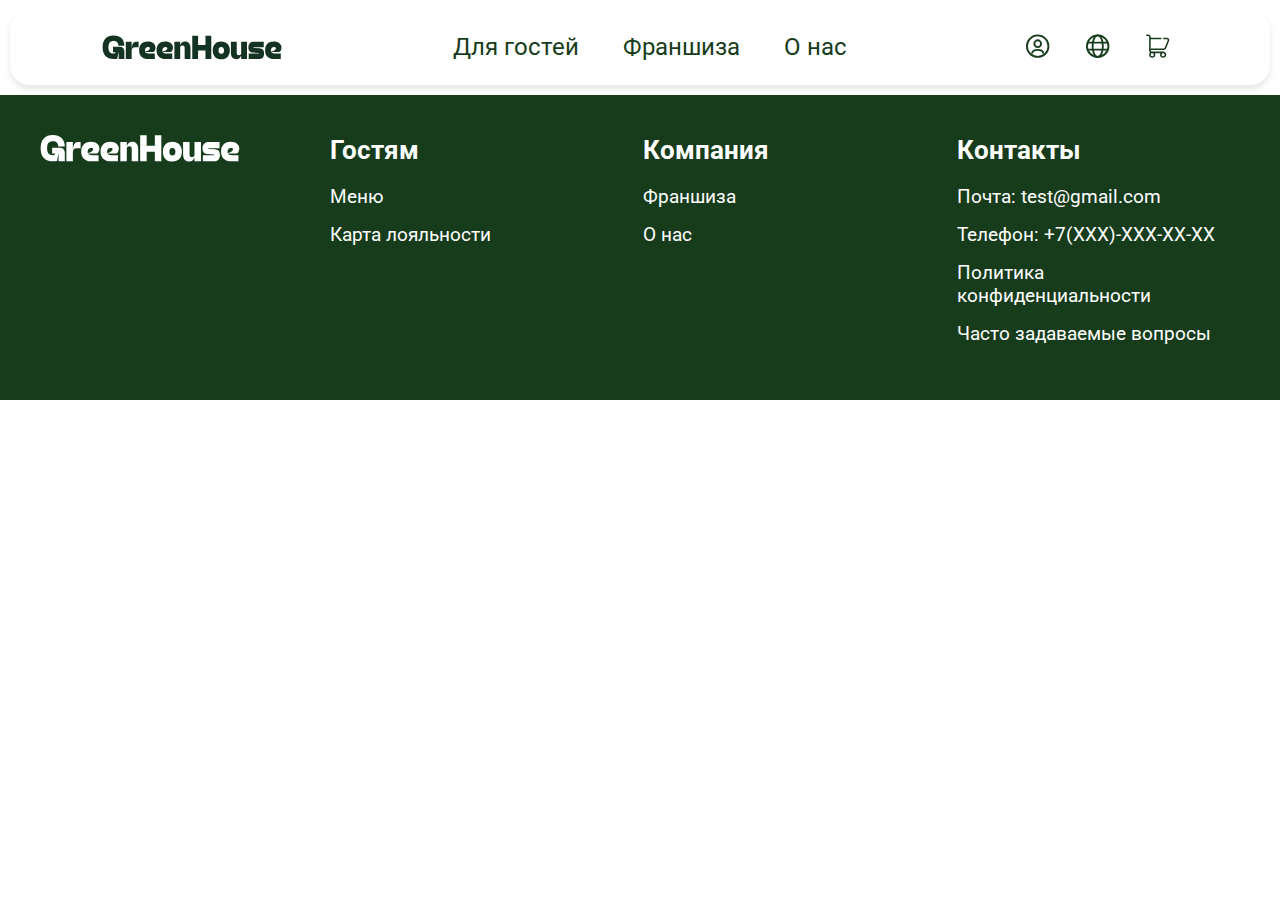
<file: index.html>
<!DOCTYPE html>
<html lang="en">
<head>
    <meta charset="UTF-8">
    <meta name="viewport" content="width=device-width, initial-scale=1.0">
    <title>GreenHouse - кофе с любовью каждый день!</title>
    <link rel="stylesheet" href="styles/style.css"/>
    <link rel="stylesheet" href ="fonts/fonts.css"/>
    <link rel="stylesheet" href="styles/header.css"/>
    <link rel="stylesheet" href="styles/footer.css"/>
</head>
<body>
    <header class="header">
        <nav>
        <img src="pictures/header/GreenHouse.svg"/>
        <div>
            <a href="#">Для гостей</a>
            <a href="#">Франшиза</a>
            <a href="aboutus.html">О нас</a>
        </div>
        <div>
            <button><img src="pictures/header/human.svg"/></button>
            <button><img src="pictures/header/World.svg"/></button>
            <button><img src="pictures/header/basket.svg"/></button>
        </div>
        </nav>
        <section class="header_img"></section>
        <section class="running_line"></section>
    </header>
    <main>
        <section class="menu"></section>
        <section class="about_us"></section>
        <section class="reviews"></section>
        <section class="franchise"></section>
    </main>
    <footer>
  <div class="footer-container">
    <div class="footer-logo">
      <img src="pictures/footer/GreenHouse.svg" alt="GreenHouse Coffee">
    </div>
    
    <div class="footer-columns">
      <div class="footer-column">
        <p>Гостям</p>
        <a href="#">Меню</a>
        <a href="#">Карта лояльности</a>
      </div>
      
      <div class="footer-column">
        <p>Компания</p>
        <a href="#">Франшиза</a>
        <a href="#">О нас</a>
      </div>
      
      <div class="footer-column">
        <p>Контакты</p>
        <a href="#">Почта: test@gmail.com</a>
        <a href="#">Телефон: +7(ХХХ)-ХХХ-ХХ-ХХ</a>
        <a href="#">Политика конфиденциальности</a>
        <a href="#">Часто задаваемые вопросы</a>
      </div>
    </div>
  </div>
</footer>
</body>
</html>
</file>
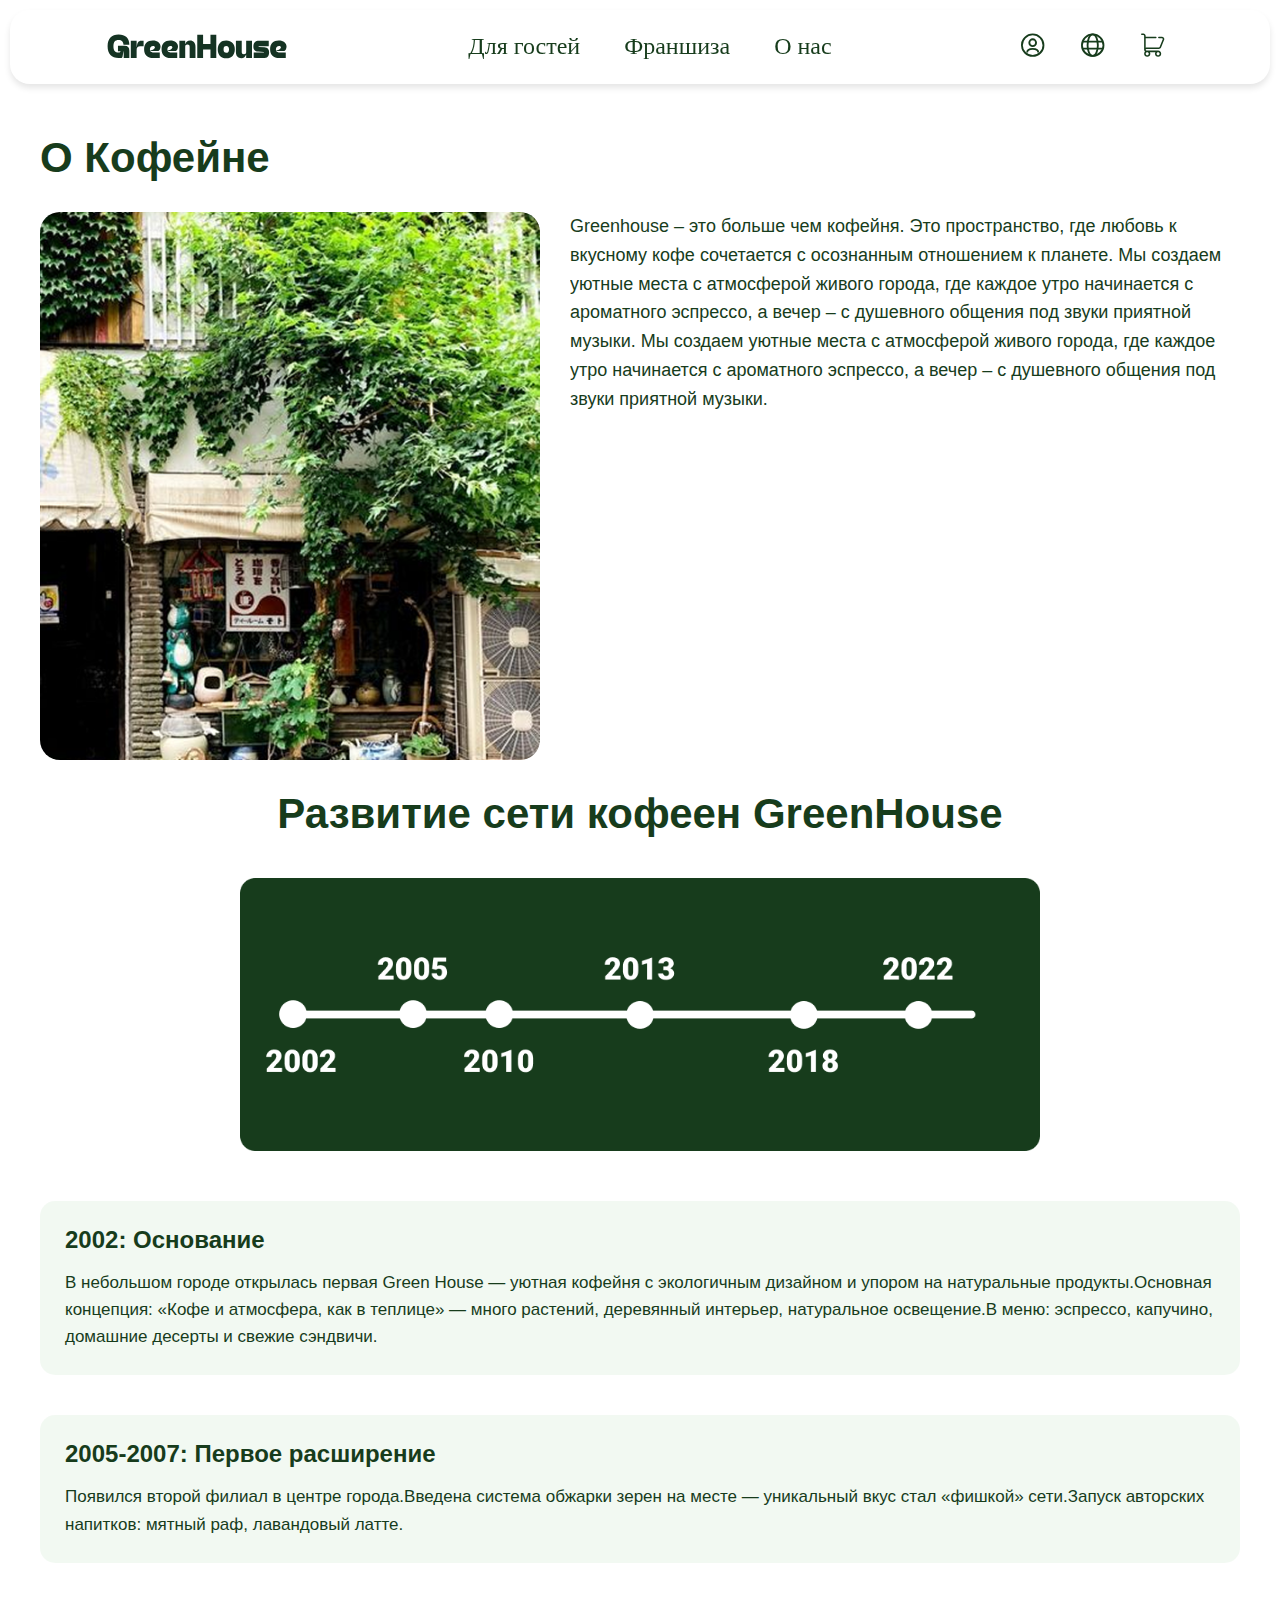
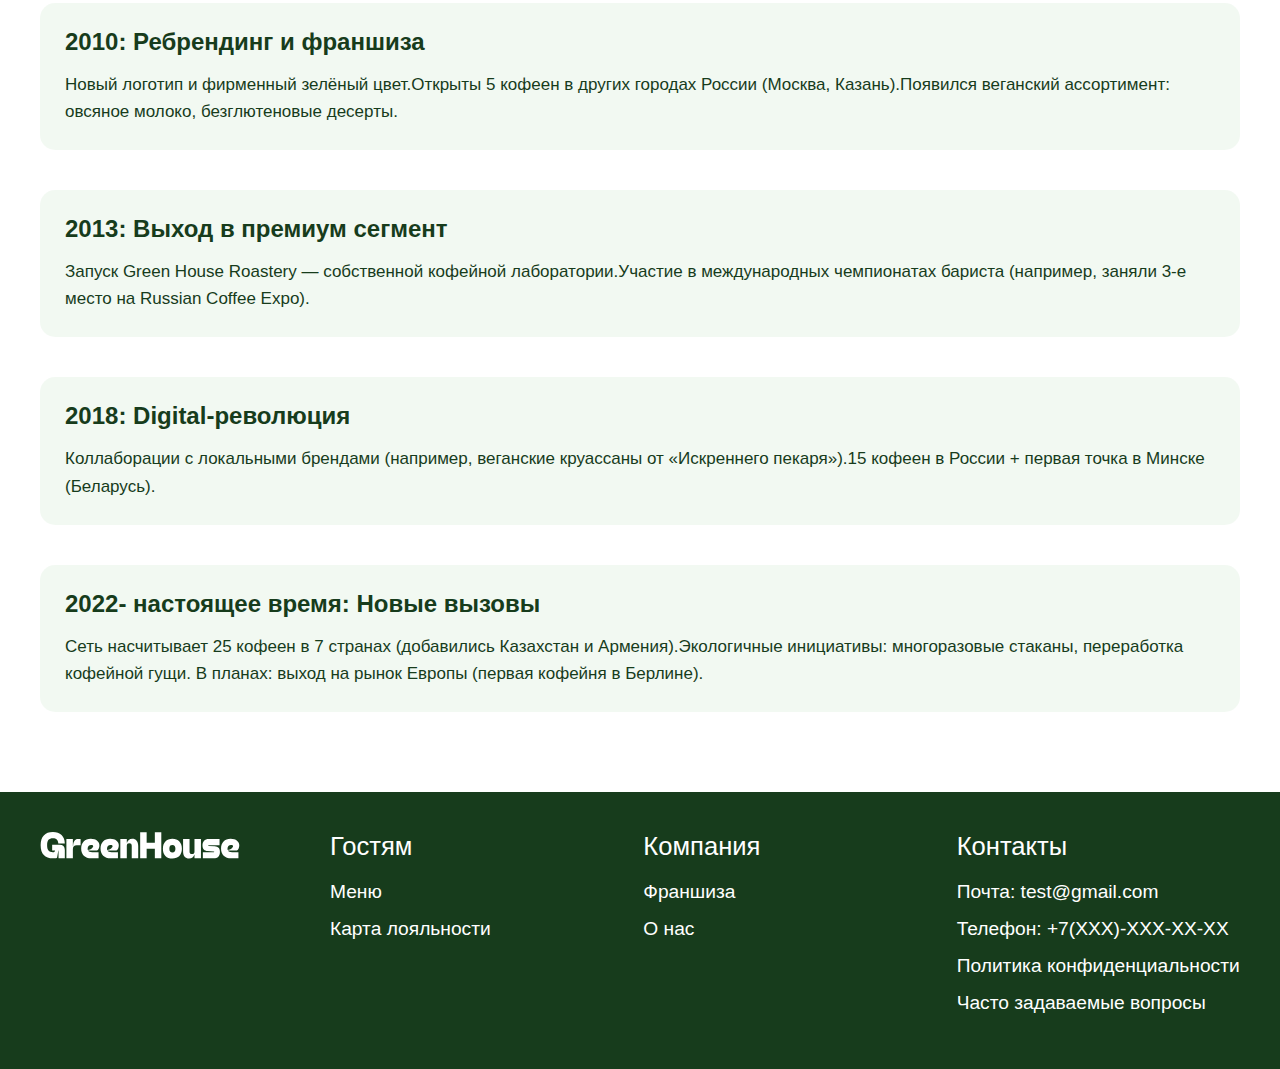
<file: aboutus.html>
<!DOCTYPE html>
<html lang="en">
<head>
    <meta charset="UTF-8">
    <meta name="viewport" content="width=device-width, initial-scale=1.0">
    <title>GreenHouse - кофе с любовью каждый день!</title>
    <link rel="stylesheet" href="styles/style.css"/>
    <link rel="stylesheet" href="styles/header.css"/>
    <link rel="stylesheet" href="styles/footer.css"/>
    <link rel="stylesheet" href="styles/about_us.css"/>
<body>
    <header><nav>
        <img src="pictures/header/GreenHouse.svg"/>
        <div>
            <a href="#">Для гостей</a>
            <a href="#">Франшиза</a>
            <a href="aboutus.html">О нас</a>
        </div>
        <div>
            <button><img src="pictures/header/human.svg"/></button>
            <button><img src="pictures/header/World.svg"/></button>
            <button><img src="pictures/header/basket.svg"/></button>
        </div>
        </nav>
    </header>
    <main>
        <h1>О Кофейне</h1>
        <img src="pictures/about_us/image.png">
        <p>Greenhouse – это больше чем кофейня. Это пространство, где любовь к вкусному кофе сочетается с осознанным отношением к планете. 
Мы создаем уютные места с атмосферой живого города, где каждое утро начинается с ароматного эспрессо, а вечер – с душевного общения под звуки приятной музыки.
Мы создаем уютные места с атмосферой живого города, где каждое утро начинается с ароматного эспрессо, а вечер – с душевного общения под звуки приятной музыки.</p>
        <h1>Развитие сети кофеен GreenHouse</h1>
        <img src="pictures/about_us/time.png">
        <div>
            <h2>2002: Основание</h2>
            <p>В небольшом городе открылась первая Green House — уютная кофейня с экологичным дизайном и упором на натуральные продукты.Основная концепция: «Кофе и атмосфера, как в теплице» — много растений, деревянный интерьер, натуральное освещение.В меню: эспрессо, капучино, домашние десерты и свежие сэндвичи.</p>
        </div>
        <div>
            <h2>2005-2007: Первое расширение</h2>
            <p>Появился второй филиал в центре города.Введена система обжарки зерен на месте — уникальный вкус стал «фишкой» сети.Запуск авторских напитков: мятный раф, лавандовый латте.</p>
        </div>
        <div>
            <h2>2010: Ребрендинг и франшиза</h2>
            <p>Новый логотип и фирменный зелёный цвет.Открыты 5 кофеен в других городах России (Москва, Казань).Появился веганский ассортимент: овсяное молоко, безглютеновые десерты.</p>
        </div>
        <div>
            <h2>2013: Выход в премиум сегмент</h2>
            <p>Запуск Green House Roastery — собственной кофейной лаборатории.Участие в международных чемпионатах бариста (например, заняли 3-е место на Russian Coffee Expo).</p>
        </div>
        <div>
            <h2>2018: Digital-революция</h2>
            <p>Коллаборации с локальными брендами (например, веганские круассаны от «Искреннего пекаря»).15 кофеен в России + первая точка в Минске (Беларусь).</p>
        </div>
        <div>
            <h2>2022- настоящее время: Новые вызовы</h2>
            <p>Сеть насчитывает 25 кофеен в 7 странах (добавились Казахстан и Армения).Экологичные инициативы: многоразовые стаканы, переработка кофейной гущи. 
В планах: выход на рынок Европы (первая кофейня в Берлине).</p>
        </div>
    </main>
    <footer>
  <div class="footer-container">
    <div class="footer-logo">
      <img src="pictures/footer/GreenHouse.svg" alt="GreenHouse Coffee">
    </div>
    
    <div class="footer-columns">
      <div class="footer-column">
        <p>Гостям</p>
        <a href="#">Меню</a>
        <a href="#">Карта лояльности</a>
      </div>
      
      <div class="footer-column">
        <p>Компания</p>
        <a href="#">Франшиза</a>
        <a href="#">О нас</a>
      </div>
      
      <div class="footer-column">
        <p>Контакты</p>
        <a href="#">Почта: test@gmail.com</a>
        <a href="#">Телефон: +7(ХХХ)-ХХХ-ХХ-ХХ</a>
        <a href="#">Политика конфиденциальности</a>
        <a href="#">Часто задаваемые вопросы</a>
      </div>
    </div>
  </div>
</footer>
</body>
</html>
</file>
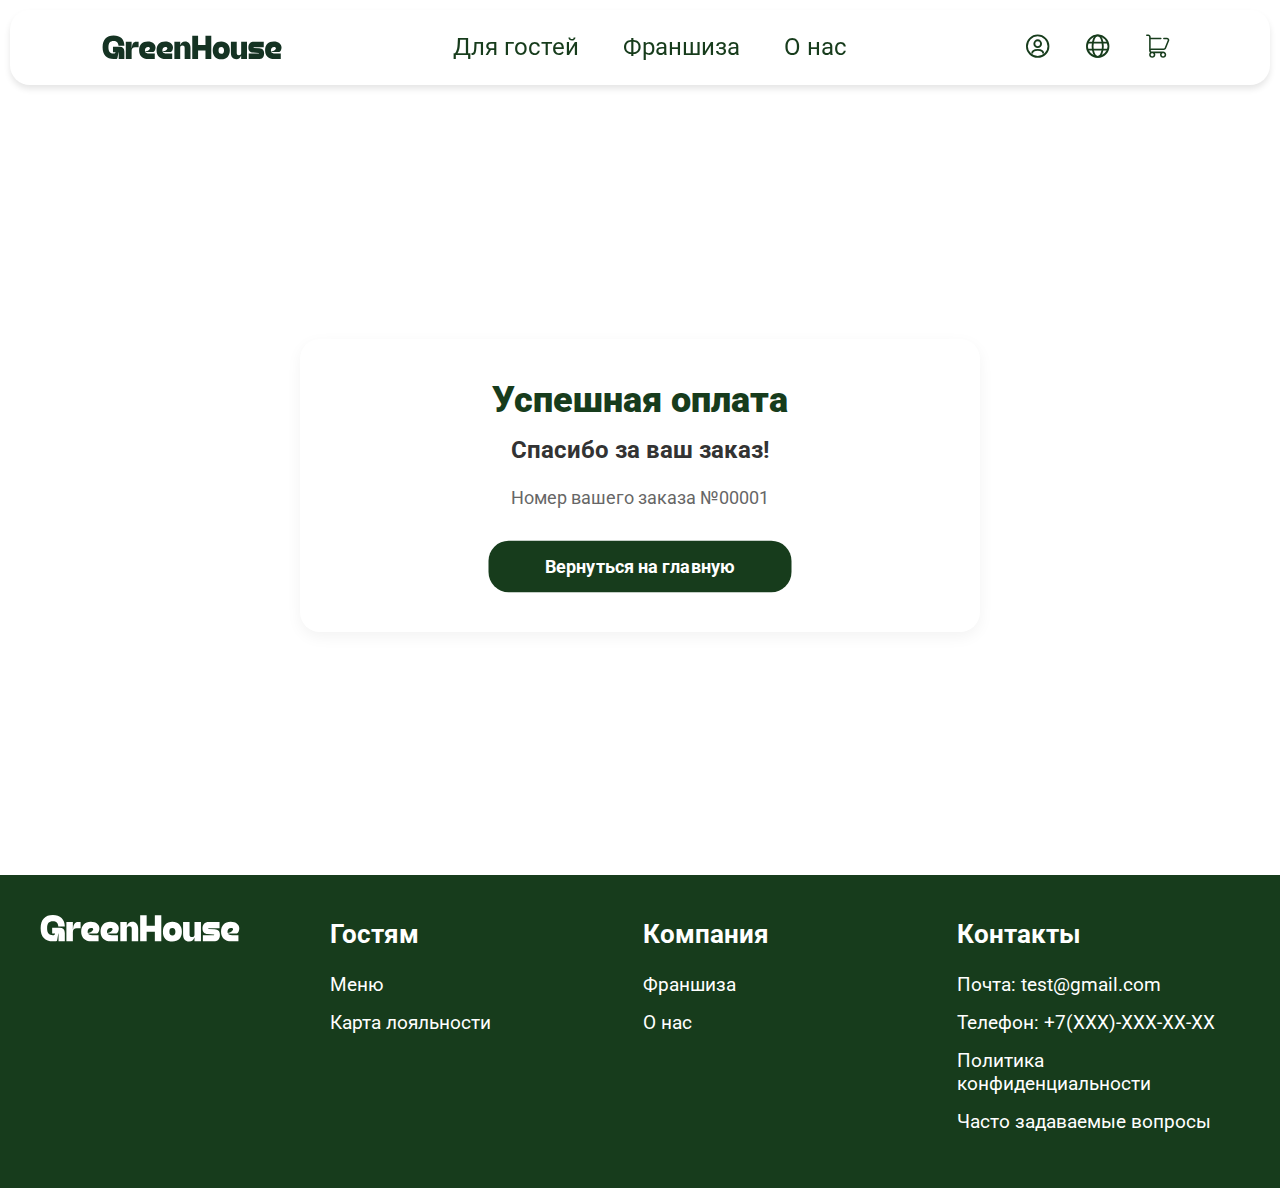
<file: buying.html>
<!DOCTYPE html>
<html lang="en">
<head>
    <meta charset="UTF-8">
    <meta name="viewport" content="width=device-width, initial-scale=1.0">
    <title>GreenHouse - кофе с любовью каждый день!</title>
    <link rel="stylesheet" href="styles/style.css"/>
    <link rel="stylesheet" href ="fonts/fonts.css"/>
    <link rel="stylesheet" href="styles/header.css"/>
    <link rel="stylesheet" href="styles/footer.css"/>
    <link rel="stylesheet" href="styles/buttons.css"/>
    <link rel="stylesheet" href="styles/byuing.css"/>
</head>
<body>
    <header><nav>
        <img src="pictures/header/GreenHouse.svg"/>
        <div>
            <a href="#">Для гостей</a>
            <a href="#">Франшиза</a>
            <a href="aboutus.html">О нас</a>
        </div>
        <div>
            <button><img src="pictures/header/human.svg"/></button>
            <button><img src="pictures/header/World.svg"/></button>
            <button><img src="pictures/header/basket.svg"/></button>
        </div>
        </nav></header>
    <main>
        <div>
            <h1>Успешная оплата</h1>
            <h2>Спасибо за ваш заказ!</h2>
            <p>Номер вашего заказа №00001</p>
            <button class="primary_reg">Вернуться на главную</button>
        </div>
    </main>
    <footer>
  <div class="footer-container">
    <div class="footer-logo">
      <img src="pictures/footer/GreenHouse.svg" alt="GreenHouse Coffee">
    </div>
    
    <div class="footer-columns">
      <div class="footer-column">
        <p>Гостям</p>
        <a href="#">Меню</a>
        <a href="#">Карта лояльности</a>
      </div>
      
      <div class="footer-column">
        <p>Компания</p>
        <a href="#">Франшиза</a>
        <a href="#">О нас</a>
      </div>
      
      <div class="footer-column">
        <p>Контакты</p>
        <a href="#">Почта: test@gmail.com</a>
        <a href="#">Телефон: +7(ХХХ)-ХХХ-ХХ-ХХ</a>
        <a href="#">Политика конфиденциальности</a>
        <a href="#">Часто задаваемые вопросы</a>
      </div>
    </div>
  </div>
</footer>
</body>
</html>
</file>
<file: styles/style.css>
:root{
    --dark_green: #041D09;
    --main_green: #173C1C;
    --light_green: #CCD5AE;
}


body, h1, h2, p, a{
    margin: 0;
    padding: 0;
}


h1, h2, p, a{
    color: var(--main_green);
}

h1{
    font-family: 'RobotoBlack', sans-serif;
    font-size: clamp(28px, 4vw, 40px);
}

h2{
   
}

p{
    
}
</file>
<file: fonts/fonts.css>
@font-face {
    font-family: 'RobotoRegular';
    src: url('Roboto/Roboto-Regular.ttf');
}
@font-face {
    font-family: 'RobotoMedium';
    src: url('Roboto/Roboto-Medium.ttf');
}
@font-face {
    font-family: 'RobotoBold';
    src: url('Roboto/Roboto-Bold.ttf');
}
@font-face {
    font-family: 'RobotoBlack';
    src: url('Roboto/Roboto-Black.ttf');
}
</file>
<file: styles/header.css>
nav {
    background: white;
    display: flex;
    justify-content: space-around;
    align-items: center;
    border-bottom: 1px solid transparent; /* Бесцветная граница */
    border-radius: 20px; /* Радиус скругления */
    padding: 15px 20px;
    flex-wrap: wrap;
    gap: 15px;
    position: sticky; /* Фиксированная позиция при прокрутке */
    top: 0; /* Прилипает к верху */
    z-index: 1000; /* Чтобы было поверх других элементов */
    box-shadow: 0 4px 6px rgba(0, 0, 0, 0.1); /* Тень снизу */
    margin: 10px; /* Отступ от краев */
    transition: all 0.3s ease; /* Плавные переходы */
}

nav:hover {
    box-shadow: 0 6px 8px rgba(0, 0, 0, 0.15); /* Усиленная тень при наведении */
}

nav img {
    height: auto;
    max-width: 180px;
    width: 100%;
    transition: transform 0.3s ease; /* Плавное изменение размера */
}

nav img:hover {
    transform: scale(1.05); /* Эффект увеличения при наведении */
}

nav > div {
    display: flex;
    align-items: center;
    gap: 20px;
}

nav div a {
    color: var(--main_green);
    text-decoration: none;
    font-family: 'RobotoRegular';
    font-weight: 300;
    font-size: clamp(16px, 2vw, 24px);
    transition: color 0.3s;
    white-space: nowrap;
    padding: 8px 12px;
    border-radius: 10px;
}

nav div a:hover {
    color: var(--dark_green);
    background-color: rgba(0, 128, 0, 0.05); /* Легкий фон при наведении */
}

nav button {
    background: none;
    border: none;
    cursor: pointer;
    padding: 8px;
    border-radius: 50%;
    transition: background-color 0.3s;
}

nav button:hover {
    background-color: rgba(0, 0, 0, 0.05); /* Легкий фон при наведении */
}

nav button img {
    width: 24px;
    height: 24px;
    transition: opacity 0.3s, transform 0.3s;
}

nav button:hover img {
    opacity: 0.8;
    transform: scale(1.1);
}

/* Мобильная версия */
@media (max-width: 768px) {
    nav {
        padding: 10px 15px;
        gap: 10px;
        border-radius: 15px;
        margin: 8px;
    }
    
    nav > div {
        gap: 15px;
    }
    
    nav img {
        max-width: 140px;
    }
    
    nav button img {
        width: 20px;
        height: 20px;
    }
    
    nav div a {
        padding: 6px 10px;
        font-size: clamp(14px, 1.8vw, 20px);
    }
}

/* Версия для очень маленьких экранов */
@media (max-width: 480px) {
    nav {
        flex-direction: column;
        align-items: stretch;
        padding: 10px;
        border-radius: 12px;
        margin: 5px;
    }
    
    nav > div {
        justify-content: space-between;
        width: 100%;
    }
    
    nav > div:first-of-type {
        order: 2;
        justify-content: space-around;
        margin-top: 10px;
        padding-top: 10px;
        border-top: 1px solid rgba(0,0,0,0.05); /* Легкая граница */
    }
    
    nav > div:last-of-type {
        order: 1;
        justify-content: flex-end;
    }
    
    nav img {
        max-width: 120px;
        margin: 0 auto;
    }
    
    nav button {
        padding: 6px;
    }
}
</file>
<file: styles/footer.css>
footer {
  background: var(--main_green);
  padding: 40px 20px;
  color: white;
}

.footer-container {
  display: grid;
  grid-template-columns: 1fr;
  gap: 40px;
  max-width: 1200px;
  margin: 0 auto;
}

.footer-logo {
  grid-column: 1;
  margin-bottom: 20px;
  display: flex;
  align-items: center;
  height: fit-content;
}

.footer-logo img {
  height: auto;
  max-width: 200px;
  width: 100%;
}

.footer-columns {
  display: grid;
  grid-template-columns: repeat(auto-fit, minmax(250px, 1fr));
  gap: 30px;
}

.footer-column {
  display: flex;
  flex-direction: column;
}

.footer-column p {
  font-family: 'RobotoBold', sans-serif;
  font-size: clamp(20px, 2vw, 30px);
  margin-bottom: 20px;
  color: white;
}

.footer-column a {
  font-family: 'RobotoRegular', sans-serif;
  font-size: clamp(16px, 1.5vw, 24px);
  color: white;
  text-decoration: none;
  margin-bottom: 15px;
  transition: opacity 0.3s;
}

.footer-column a:hover {
  opacity: 0.8;
}

@media (min-width: 768px) {
  .footer-container {
    grid-template-columns: 250px 1fr;
    align-items: start;
  }
  
  .footer-logo {
    margin-bottom: 0;
    top: 0;
  }
}

@media (max-width: 767px) {
  .footer-columns {
    grid-template-columns: 1fr;
  }
  
  .footer-column {
    margin-bottom: 30px;
    padding-bottom: 30px;
    position: relative;
  }
  
  .footer-column:not(:last-child)::after {
    content: '';
    position: absolute;
    bottom: 0;
    left: 0;
    right: 0;
    height: 1px;
    background-color: rgba(255, 255, 255, 0.3);
  }
  
  .footer-column:last-child {
    margin-bottom: 0;
    padding-bottom: 0;
  }
}
</file>
<file: styles/about_us.css>
main {
  max-width: 1200px;
  margin: 0 auto;
  padding: 40px 20px;
  font-family: 'RobotoRegular', sans-serif;
  color: #333;
}

/* Заголовок "О Кофейне" */
main > h1:first-of-type {
  text-align: left;
  font-size: clamp(28px, 4vw, 42px);
  color: var(--main_green);
  margin-bottom: 30px;
  font-family: 'RobotoBlack', sans-serif;
}

/* Первое изображение */
main > img:first-of-type {
  width: 100%;
  max-width: 500px;
  height: auto;
  border-radius: 20px;
  margin-bottom: 30px;
  float: left;
  margin-right: 30px;
}

/* Текст после первого изображения */
main > p {
  font-size: clamp(16px, 2vw, 18px);
  line-height: 1.6;
  margin-bottom: 50px;
  overflow: hidden; /* Для обтекания изображения */
}

/* Заголовок "Развитие сети" */
main > h1:nth-of-type(2) {
  clear: both; /* Сбрасываем обтекание */
  text-align: center;
  font-size: clamp(28px, 4vw, 42px);
  color: var(--main_green);
  margin: 60px 0 40px;
  font-family: 'RobotoBlack', sans-serif;
}

/* Изображение таймлайна */
main > img:nth-of-type(2) {
  width: 100%;
  max-width: 800px;
  height: auto;
  display: block;
  margin: 0 auto 50px;
}

/* Блоки истории */
main > div {
  margin-bottom: 40px;
  padding: 25px;
  background: rgba(0, 128, 0, 0.05);
  border-radius: 15px;
  transition: transform 0.3s, box-shadow 0.3s;
}

main > div:hover {
  transform: translateY(-5px);
  box-shadow: 0 5px 15px rgba(0,0,0,0.1);
}

main > div h2 {
  color: var(--main_green);
  font-size: clamp(20px, 3vw, 24px);
  margin-bottom: 15px;
  font-family: 'RobotoBold', sans-serif;
}

main > div p {
  font-size: clamp(15px, 2vw, 17px);
  line-height: 1.6;
}

/* Адаптация для планшетов */
@media (max-width: 768px) {
  main {
    padding: 30px 15px;
  }
  
  main > img:first-of-type {
    float: none;
    margin-right: 0;
    margin-bottom: 20px;
    max-width: 100%;
  }
  
  main > p {
    margin-bottom: 30px;
  }
  
  main > div {
    padding: 20px;
  }
}

/* Адаптация для мобильных */
@media (max-width: 480px) {
  main {
    padding: 20px 10px;
  }
  
  main > h1:first-of-type,
  main > h1:nth-of-type(2) {
    font-size: 24px;
    margin-bottom: 20px;
  }
  
  main > h1:nth-of-type(2) {
    margin: 40px 0 30px;
  }
  
  main > img:first-of-type {
    margin-bottom: 15px;
  }
  
  main > div {
    padding: 15px;
    margin-bottom: 30px;
  }
  
  main > div h2 {
    font-size: 18px;
  }
  
  main > div p {
    font-size: 14px;
  }
}
</file>
<file: styles/buttons.css>
.primary_reg{
    font-family: 'RobotoRegular';
    font-size: clamp(20px, 3vw, 24px);
    background: var(--main_green);
    color: white;
    border: 1px solid var(--main_green);
    border-radius: 20px;
    /*padding: 20px 180px;*/
    transform: scale(1.01);
}

.primary_reg:hover{
    background: var(--dark_green);
}
</file>
<file: styles/byuing.css>
/* Основные стили для страницы успешной оплаты */
main {
  display: flex;
  justify-content: center;
  align-items: center;
  min-height: calc(100vh - 200px); /* Вычитаем высоту header и footer */
  padding: 40px 20px;
  text-align: center;
}

main > div {
  max-width: 600px;
  width: 100%;
  padding: 40px;
  background: white;
  border-radius: 20px;
  box-shadow: 0 5px 15px rgba(0,0,0,0.05);
}

h1 {
  color: var(--main_green);
  font-family: 'RobotoBlack', sans-serif;
  font-size: clamp(28px, 4vw, 36px);
  margin-bottom: 15px;
}

h2 {
  color: #333;
  font-family: 'RobotoBold', sans-serif;
  font-size: clamp(20px, 3vw, 24px);
  margin-bottom: 20px;
}

p {
  color: #666;
  font-family: 'RobotoRegular', sans-serif;
  font-size: clamp(16px, 2vw, 18px);
  margin-bottom: 30px;
  line-height: 1.5;
}

.primary_reg {
  background-color: var(--main_green);
  color: white;
  border: none;
  border-radius: 20px;
  padding: 15px 30px;
  font-family: 'RobotoBold', sans-serif;
  font-size: clamp(16px, 2vw, 18px);
  cursor: pointer;
  transition: all 0.3s;
  width: 100%;
  max-width: 300px;
  margin: 0 auto;
}

.primary_reg:hover {
  background-color: var(--dark_green);
  transform: translateY(-2px);
  box-shadow: 0 4px 8px rgba(0,0,0,0.1);
}

/* Адаптация для планшетов */
@media (max-width: 768px) {
  main {
    min-height: calc(100vh - 180px);
    padding: 30px 15px;
  }
  
  main > div {
    padding: 30px;
  }
}

/* Адаптация для мобильных */
@media (max-width: 480px) {
  main {
    min-height: calc(100vh - 160px);
    padding: 20px 10px;
  }
  
  main > div {
    padding: 25px 20px;
  }
  
  h1 {
    font-size: 24px;
  }
  
  h2 {
    font-size: 20px;
  }
  
  p {
    font-size: 16px;
  }
  
  .primary_reg {
    padding: 12px 25px;
    font-size: 16px;
  }
}
</file>
